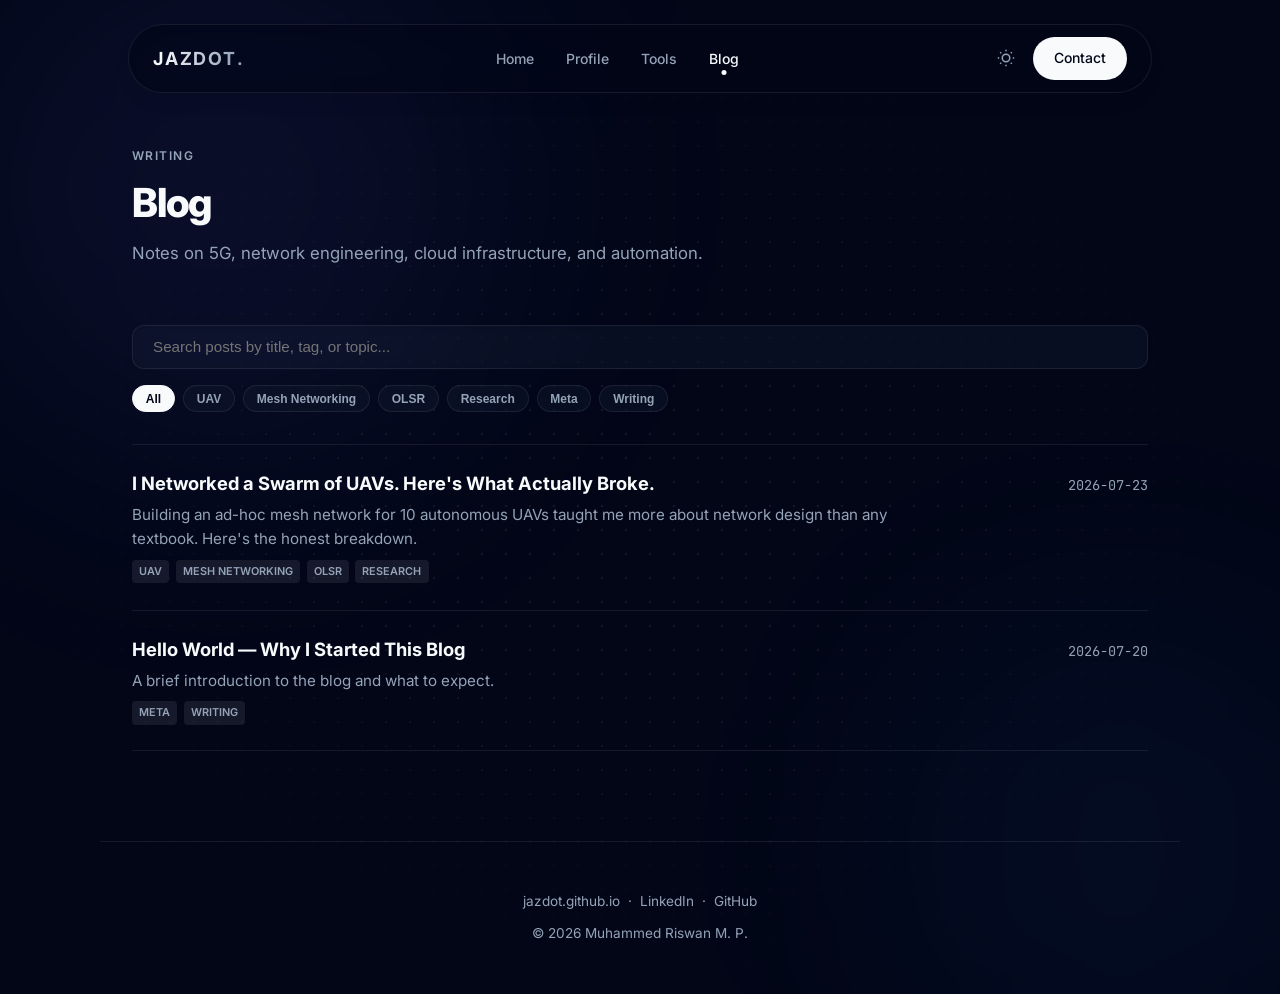
<file: index.html>
<!DOCTYPE html>
<html lang="en" data-theme="dark">
<head>
  <meta charset="UTF-8" />
  <meta name="viewport" content="width=device-width, initial-scale=1.0" />
  <title>Blog — Muhammed Riswan M. P.</title>
  <meta name="description" content="Notes on 5G, network engineering, cloud infrastructure, and automation by Muhammed Riswan M. P." />
  <meta property="og:title" content="Blog — Muhammed Riswan M. P." />
  <meta property="og:description" content="Notes on 5G, network engineering, cloud infrastructure, and automation." />
  <meta property="og:url" content="https://jazdot.github.io/blog" />
  <link rel="canonical" href="https://jazdot.github.io/blog" />
  
  <link rel="prefetch" href="https://jazdot.github.io" />
  <link rel="stylesheet" href="./assets/style.css" />
  <link rel="icon" type="image/svg+xml" href="https://jazdot.github.io/favicon.svg" />
  <link rel="alternate icon" type="image/png" href="https://jazdot.github.io/jd.png" />
  <link rel="apple-touch-icon" href="https://jazdot.github.io/jd-android.png" />
  <style>
    .search-box { width: 100%; margin-bottom: 1rem; position: relative; }
    .search-input {
      width: 100%; padding: .8rem 1.25rem; border-radius: 12px;
      border: 1px solid var(--border); background: var(--card-bg);
      color: var(--page-text); font-size: .95rem; outline: none;
      backdrop-filter: blur(10px); transition: border-color .2s;
    }
    .search-input:focus { border-color: var(--accent); }
    .filter-bar { display: flex; gap: .5rem; flex-wrap: wrap; margin-bottom: 2rem; }
    .filter-pill {
      font-size: .75rem; font-weight: 600; padding: .35rem .8rem; border-radius: 999px;
      border: 1px solid var(--border); background: var(--card-bg); color: var(--muted);
      cursor: pointer; transition: all .2s;
    }
    .filter-pill.active, .filter-pill:hover {
      background: var(--page-text); color: var(--page-bg); border-color: var(--page-text);
    }
    .post-tags-mini { display: flex; gap: .4rem; margin-top: .5rem; }
    .tag-pill { font-size: .68rem; font-weight: 600; padding: .15rem .45rem; border-radius: 4px; background: var(--border); color: var(--muted); text-transform: uppercase; }
  </style>
</head>
<body>

<div class="aurora" aria-hidden="true"><div class="aurora-blob"></div><div class="aurora-blob"></div></div>
<div class="dot-bg" aria-hidden="true"></div>
<div id="progress-bar" aria-hidden="true"></div>


<nav>
  <a href="https://jazdot.github.io" class="nav-logo"><span class="text-gradient">JAZDOT</span><span class="dot">.</span></a>
  <ul class="nav-links">
    <li><a href="https://jazdot.github.io">Home</a></li>
    <li><a href="https://jazdot.github.io/#/about">Profile</a></li>
    <li><a href="https://jazdot.github.io/#/tools">Tools</a></li>
    <li><a href="https://jazdot.github.io/blog" class="active">Blog</a></li>
  </ul>
  <div class="nav-right">
    <button id="theme-toggle" aria-label="Toggle theme"></button>
    <a href="https://jazdot.github.io/#/tools" class="nav-contact-btn">Contact</a>
    <button class="mobile-toggle" id="mobile-toggle" aria-label="Toggle menu">
      <svg width="22" height="22" viewBox="0 0 24 24" fill="none" stroke="currentColor" stroke-width="2"><line x1="3" y1="12" x2="21" y2="12"/><line x1="3" y1="6" x2="21" y2="6"/><line x1="3" y1="18" x2="21" y2="18"/></svg>
    </button>
  </div>
</nav>

<!-- Mobile Menu -->
<div class="mobile-menu" id="mobile-menu">
  <a href="https://jazdot.github.io">Home</a>
  <a href="https://jazdot.github.io/#/about">Profile</a>
  <a href="https://jazdot.github.io/#/tools">Tools</a>
  <a href="https://jazdot.github.io/blog" class="active">Blog</a>
  <a href="https://jazdot.github.io/#/tools" class="nav-contact-btn" style="margin-top: .5rem; display: inline-flex;">Contact</a>
</div>


<main>
  <header class="page-header">
    <span class="page-tag">Writing</span>
    <h1>Blog</h1>
    <p>Notes on 5G, network engineering, cloud infrastructure, and automation.</p>
  </header>

  <div class="search-box">
    <input type="text" id="search-input" class="search-input" placeholder="Search posts by title, tag, or topic..." oninput="filterPosts()" />
  </div>
  <div class="filter-bar" id="filter-bar">
    <button class="filter-pill active" onclick="filterByTag('all', this)">All</button>
    <button class="filter-pill" onclick="filterByTag('uav', this)">UAV</button>
      <button class="filter-pill" onclick="filterByTag('mesh networking', this)">Mesh Networking</button>
      <button class="filter-pill" onclick="filterByTag('olsr', this)">OLSR</button>
      <button class="filter-pill" onclick="filterByTag('research', this)">Research</button>
      <button class="filter-pill" onclick="filterByTag('meta', this)">Meta</button>
      <button class="filter-pill" onclick="filterByTag('writing', this)">Writing</button>
  </div>

  <ul class="post-list" id="post-list">
    <li class="post-item" data-tags="uav,mesh networking,olsr,research" data-title="i networked a swarm of uavs. here's what actually broke. building an ad-hoc mesh network for 10 autonomous uavs taught me more about network design than any textbook. here's the honest breakdown.">
      <a href="./posts/uav-mesh-what-actually-broke/" class="post-link">
        <div>
          <div class="post-title">I Networked a Swarm of UAVs. Here's What Actually Broke.</div>
          <div class="post-excerpt">Building an ad-hoc mesh network for 10 autonomous UAVs taught me more about network design than any textbook. Here's the honest breakdown.</div>
          <div class="post-tags-mini"><span class="tag-pill">UAV</span> <span class="tag-pill">Mesh Networking</span> <span class="tag-pill">OLSR</span> <span class="tag-pill">Research</span></div>
        </div>
        <span class="post-meta">2026-07-23</span>
      </a>
    </li>
    <li class="post-item" data-tags="meta,writing" data-title="hello world — why i started this blog a brief introduction to the blog and what to expect.">
      <a href="./posts/hello-world/" class="post-link">
        <div>
          <div class="post-title">Hello World — Why I Started This Blog</div>
          <div class="post-excerpt">A brief introduction to the blog and what to expect.</div>
          <div class="post-tags-mini"><span class="tag-pill">Meta</span> <span class="tag-pill">Writing</span></div>
        </div>
        <span class="post-meta">2026-07-20</span>
      </a>
    </li>
  </ul>
  <div id="no-results" style="display: none; padding: 3rem 0; text-align: center; color: var(--muted); font-size: .95rem;">
    No matching posts found.
  </div>
</main>

<footer>
  <p>
    <a href="https://jazdot.github.io">jazdot.github.io</a> &nbsp;·&nbsp;
    <a href="https://linkedin.com/in/muhammedriswanmp" target="_blank" rel="noopener">LinkedIn</a> &nbsp;·&nbsp;
    <a href="https://github.com/jazdot" target="_blank" rel="noopener">GitHub</a>
  </p>
  <p style="margin-top:.5rem;">© <span id="year"></span> Muhammed Riswan M. P.</p>
</footer>

<script>
  document.getElementById('year').textContent = new Date().getFullYear();
  const root = document.documentElement;
  const saved = localStorage.getItem('theme') || 'dark';
  root.setAttribute('data-theme', saved);

  const sunIcon = `<svg width="18" height="18" viewBox="0 0 24 24" fill="none" stroke="currentColor" stroke-width="2"><circle cx="12" cy="12" r="5"/><line x1="12" y1="1" x2="12" y2="3"/><line x1="12" y1="21" x2="12" y2="23"/><line x1="4.22" y1="4.22" x2="5.64" y2="5.64"/><line x1="18.36" y1="18.36" x2="19.78" y2="19.78"/><line x1="1" y1="12" x2="3" y2="12"/><line x1="21" y1="12" x2="23" y2="12"/><line x1="4.22" y1="19.78" x2="5.64" y2="18.36"/><line x1="18.36" y1="5.64" x2="19.78" y2="4.22"/></svg>`;
  const moonIcon = `<svg width="18" height="18" viewBox="0 0 24 24" fill="none" stroke="currentColor" stroke-width="2"><path d="M21 12.79A9 9 0 1 1 11.21 3 7 7 0 0 0 21 12.79z"/></svg>`;

  const btn = document.getElementById('theme-toggle');
  btn.innerHTML = saved === 'dark' ? sunIcon : moonIcon;
  btn.addEventListener('click', () => {
    const next = root.getAttribute('data-theme') === 'dark' ? 'light' : 'dark';
    root.setAttribute('data-theme', next);
    localStorage.setItem('theme', next);
    btn.innerHTML = next === 'dark' ? sunIcon : moonIcon;
  });

  let currentTag = 'all';

  function filterByTag(tag, element) {
    currentTag = tag;
    document.querySelectorAll('.filter-pill').forEach(el => el.classList.remove('active'));
    element.classList.add('active');
    filterPosts();
  }

  function filterPosts() {
    const query = document.getElementById('search-input').value.toLowerCase().trim();
    const items = document.querySelectorAll('.post-item');
    let visibleCount = 0;

    items.forEach(item => {
      const titleText = item.getAttribute('data-title') || '';
      const tagsText = item.getAttribute('data-tags') || '';
      
      const matchesSearch = !query || titleText.includes(query) || tagsText.includes(query);
      const matchesTag = currentTag === 'all' || tagsText.includes(currentTag);

      if (matchesSearch && matchesTag) {
        item.style.display = 'block';
        visibleCount++;
      } else {
        item.style.display = 'none';
      }
    });

    document.getElementById('no-results').style.display = visibleCount === 0 ? 'block' : 'none';
  }

  // Mobile menu toggle
  const mobileToggle = document.getElementById('mobile-toggle');
  const mobileMenu = document.getElementById('mobile-menu');
  if (mobileToggle && mobileMenu) {
    mobileToggle.addEventListener('click', () => {
      mobileMenu.classList.toggle('open');
    });
  }
</script>
</body>
</html>
</file>
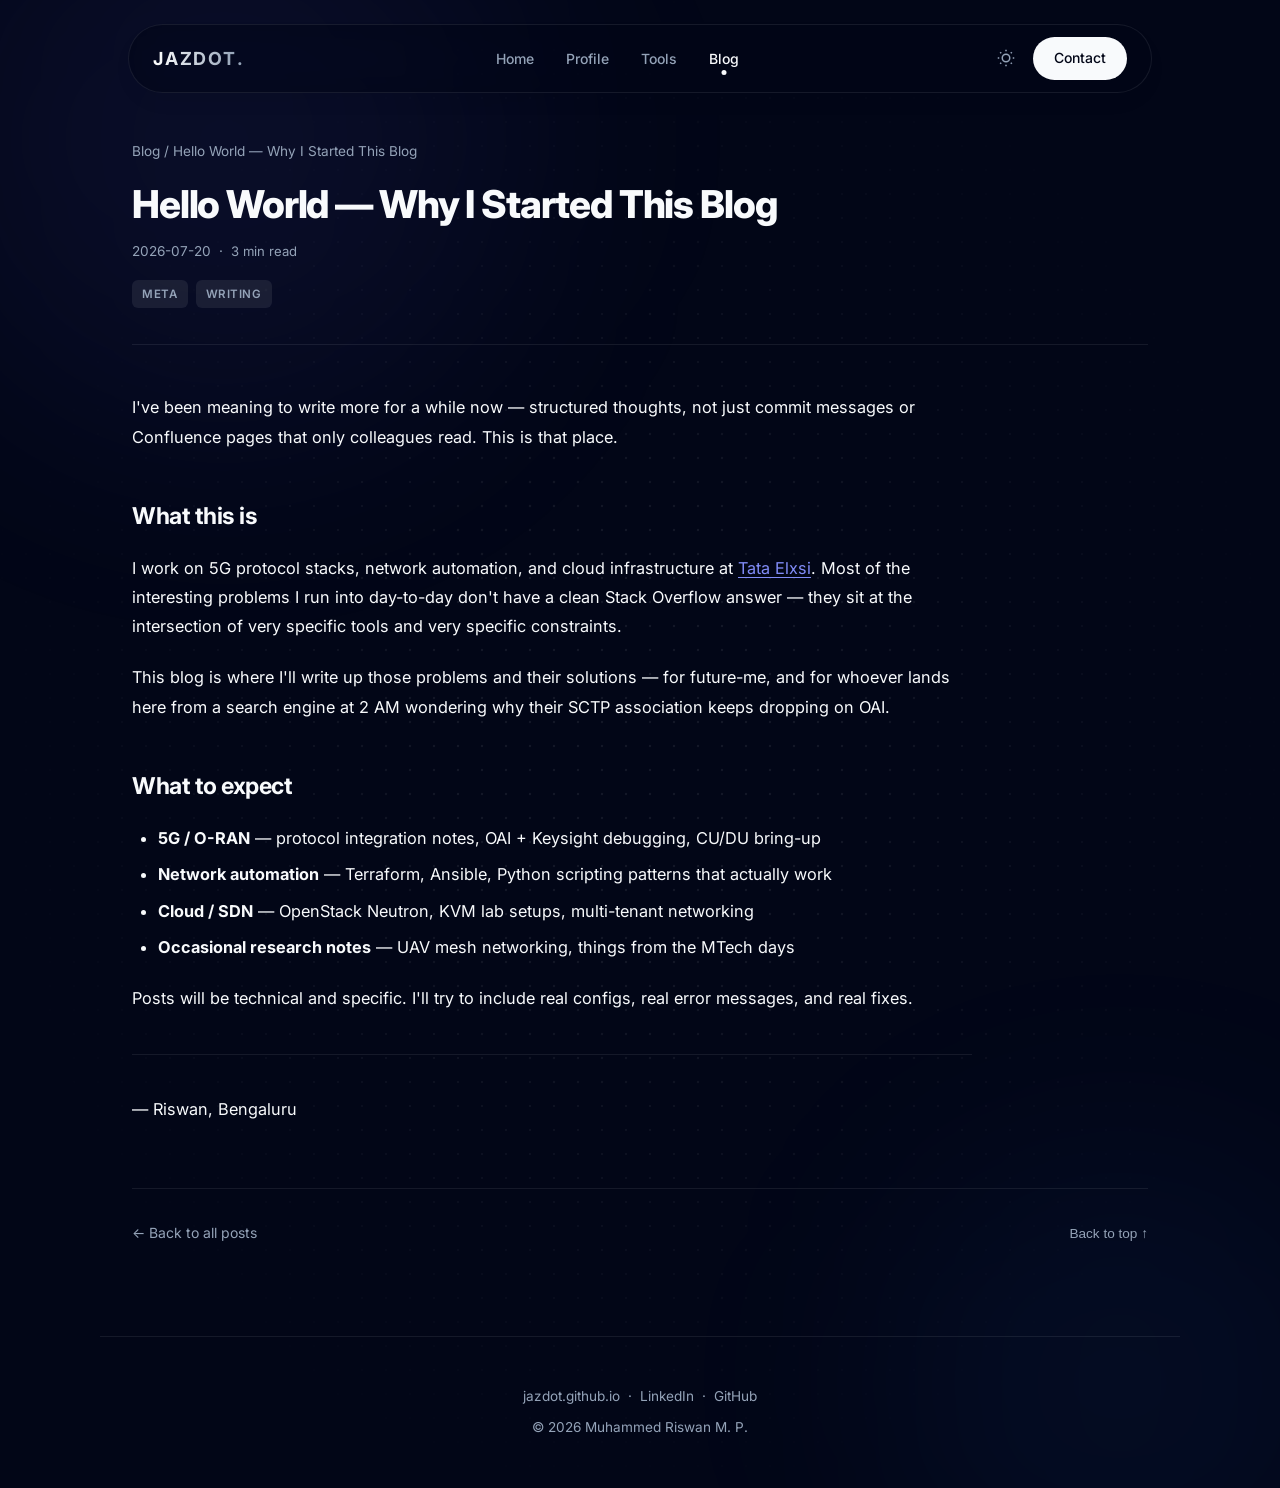
<file: posts/hello-world/index.html>
<!DOCTYPE html>
<html lang="en" data-theme="dark">
<head>
  <meta charset="UTF-8" />
  <meta name="viewport" content="width=device-width, initial-scale=1.0" />
  <title>Hello World — Why I Started This Blog — Blog</title>
  <meta name="description" content="A brief introduction to the blog and what to expect." />
  <meta property="og:title" content="Hello World — Why I Started This Blog" />
  <meta property="og:description" content="A brief introduction to the blog and what to expect." />
  <meta property="og:url" content="https://jazdot.github.io/blog/posts/hello-world/" />
  <link rel="canonical" href="https://jazdot.github.io/blog/posts/hello-world/" />
  
  <!-- Prefetch main portfolio for instant transitions -->
  <link rel="prefetch" href="https://jazdot.github.io" />
  <link rel="stylesheet" href="../../assets/style.css" />
  <link rel="icon" type="image/svg+xml" href="https://jazdot.github.io/favicon.svg" />
  <link rel="alternate icon" type="image/png" href="https://jazdot.github.io/jd.png" />
  <link rel="apple-touch-icon" href="https://jazdot.github.io/jd-android.png" />
  <style>
    .code-wrapper { position: relative; margin-bottom: 1.5rem; }
    .copy-btn {
      position: absolute; top: 12px; right: 12px;
      font-size: .7rem; font-weight: 600; padding: .25rem .6rem;
      border-radius: 6px; background: var(--border); color: var(--muted);
      border: 1px solid var(--border); cursor: pointer; transition: all .2s;
    }
    .copy-btn:hover { color: var(--page-text); background: var(--card-bg); }
    .callout {
      margin: 2rem 0; padding: 1.1rem 1.4rem; border-left: 3px solid var(--accent);
      background: var(--border); border-radius: 0 8px 8px 0; font-size: .95rem;
      color: var(--page-text); line-height: 1.65; max-width: 840px;
    }
    .callout strong { color: var(--accent); }
    .ascii {
      font-family: 'JetBrains Mono', 'Fira Code', monospace; font-size: .8rem;
      line-height: 1.6; background: var(--card-bg); border: 1px solid var(--border);
      border-radius: 12px; padding: 1.4rem 1.6rem; overflow-x: auto; color: var(--page-text);
      backdrop-filter: blur(8px); max-width: 1000px;
    }
    [data-theme="dark"] .ascii { color: #94a3b8; }
    .stat-row { display: flex; gap: 1.5rem; margin: 2rem 0; flex-wrap: wrap; max-width: 1000px; }
    .stat-box { flex: 1; min-width: 130px; padding: 1.1rem 1.25rem; border: 1px solid var(--border); border-radius: 12px; background: var(--card-bg); backdrop-filter: blur(8px); }
    .stat-box .val { font-size: 1.5rem; font-weight: 700; font-family: 'JetBrains Mono', monospace; color: var(--page-text); line-height: 1; }
    .stat-box .lbl { font-size: .72rem; color: var(--muted); margin-top: .35rem; text-transform: uppercase; letter-spacing: .06em; font-weight: 500; }
    .reading-time { display: inline-flex; align-items: center; gap: .4rem; font-size: .82rem; color: var(--muted); }
  </style>
</head>
<body>

<div class="aurora" aria-hidden="true"><div class="aurora-blob"></div><div class="aurora-blob"></div></div>
<div class="dot-bg" aria-hidden="true"></div>
<div id="progress-bar" aria-hidden="true"></div>


<nav>
  <a href="https://jazdot.github.io" class="nav-logo"><span class="text-gradient">JAZDOT</span><span class="dot">.</span></a>
  <ul class="nav-links">
    <li><a href="https://jazdot.github.io">Home</a></li>
    <li><a href="https://jazdot.github.io/#/about">Profile</a></li>
    <li><a href="https://jazdot.github.io/#/tools">Tools</a></li>
    <li><a href="https://jazdot.github.io/blog" class="active">Blog</a></li>
  </ul>
  <div class="nav-right">
    <button id="theme-toggle" aria-label="Toggle theme"></button>
    <a href="https://jazdot.github.io/#/tools" class="nav-contact-btn">Contact</a>
    <button class="mobile-toggle" id="mobile-toggle" aria-label="Toggle menu">
      <svg width="22" height="22" viewBox="0 0 24 24" fill="none" stroke="currentColor" stroke-width="2"><line x1="3" y1="12" x2="21" y2="12"/><line x1="3" y1="6" x2="21" y2="6"/><line x1="3" y1="18" x2="21" y2="18"/></svg>
    </button>
  </div>
</nav>

<!-- Mobile Menu -->
<div class="mobile-menu" id="mobile-menu">
  <a href="https://jazdot.github.io">Home</a>
  <a href="https://jazdot.github.io/#/about">Profile</a>
  <a href="https://jazdot.github.io/#/tools">Tools</a>
  <a href="https://jazdot.github.io/blog" class="active">Blog</a>
  <a href="https://jazdot.github.io/#/tools" class="nav-contact-btn" style="margin-top: .5rem; display: inline-flex;">Contact</a>
</div>


<main>
  <article>
    <header class="article-header">
      <div class="breadcrumb">
        <a href="https://jazdot.github.io/blog">Blog</a> / Hello World — Why I Started This Blog
      </div>
      <h1>Hello World — Why I Started This Blog</h1>
      <div class="article-date">
        <span>2026-07-20</span>
        &nbsp;·&nbsp; <span class="reading-time">3 min read</span>
      </div>
      <div class="article-tags">
        <span class="tag">Meta</span>
        <span class="tag">Writing</span>
      </div>
    </header>

    <div class="prose">
<p>I've been meaning to write more for a while now — structured thoughts, not just commit messages or Confluence pages that only colleagues read. This is that place.</p>

<h2>What this is</h2>

<p>I work on 5G protocol stacks, network automation, and cloud infrastructure at <a href="https://www.tataelxsi.com" target="_blank" rel="noopener">Tata Elxsi</a>. Most of the interesting problems I run into day-to-day don't have a clean Stack Overflow answer — they sit at the intersection of very specific tools and very specific constraints.</p>

<p>This blog is where I'll write up those problems and their solutions — for future-me, and for whoever lands here from a search engine at 2 AM wondering why their SCTP association keeps dropping on OAI.</p>

<h2>What to expect</h2>

<ul>
<li><strong>5G / O-RAN</strong> — protocol integration notes, OAI + Keysight debugging, CU/DU bring-up</li>
<li><strong>Network automation</strong> — Terraform, Ansible, Python scripting patterns that actually work</li>
<li><strong>Cloud / SDN</strong> — OpenStack Neutron, KVM lab setups, multi-tenant networking</li>
<li><strong>Occasional research notes</strong> — UAV mesh networking, things from the MTech days</li>
</ul>

<p>Posts will be technical and specific. I'll try to include real configs, real error messages, and real fixes.</p>

<hr />

<p>— Riswan, Bengaluru</p>
    </div>
  </article>

  <div style="margin-top: 4rem; padding-top: 2rem; border-top: 1px solid var(--border); display: flex; justify-content: space-between; align-items: center;">
    <a href="https://jazdot.github.io/blog" style="font-size: .875rem; color: var(--muted); text-decoration: none;">
      ← Back to all posts
    </a>
    <button onclick="window.scrollTo({top: 0, behavior: 'smooth'})" style="background: none; border: none; font-size: .85rem; color: var(--muted); cursor: pointer;">
      Back to top ↑
    </button>
  </div>
</main>

<footer>
  <p>
    <a href="https://jazdot.github.io">jazdot.github.io</a> &nbsp;·&nbsp;
    <a href="https://linkedin.com/in/muhammedriswanmp" target="_blank" rel="noopener">LinkedIn</a> &nbsp;·&nbsp;
    <a href="https://github.com/jazdot" target="_blank" rel="noopener">GitHub</a>
  </p>
  <p style="margin-top:.5rem;">© <span id="year"></span> Muhammed Riswan M. P.</p>
</footer>

<script>
  document.getElementById('year').textContent = new Date().getFullYear();
  const root = document.documentElement;
  const saved = localStorage.getItem('theme') || 'dark';
  root.setAttribute('data-theme', saved);
  const sunIcon = `<svg width="18" height="18" viewBox="0 0 24 24" fill="none" stroke="currentColor" stroke-width="2"><circle cx="12" cy="12" r="5"/><line x1="12" y1="1" x2="12" y2="3"/><line x1="12" y1="21" x2="12" y2="23"/><line x1="4.22" y1="4.22" x2="5.64" y2="5.64"/><line x1="18.36" y1="18.36" x2="19.78" y2="19.78"/><line x1="1" y1="12" x2="3" y2="12"/><line x1="21" y1="12" x2="23" y2="12"/><line x1="4.22" y1="19.78" x2="5.64" y2="18.36"/><line x1="18.36" y1="5.64" x2="19.78" y2="4.22"/></svg>`;
  const moonIcon = `<svg width="18" height="18" viewBox="0 0 24 24" fill="none" stroke="currentColor" stroke-width="2"><path d="M21 12.79A9 9 0 1 1 11.21 3 7 7 0 0 0 21 12.79z"/></svg>`;
  const btn = document.getElementById('theme-toggle');
  btn.innerHTML = saved === 'dark' ? sunIcon : moonIcon;
  btn.addEventListener('click', () => {
    const next = root.getAttribute('data-theme') === 'dark' ? 'light' : 'dark';
    root.setAttribute('data-theme', next);
    localStorage.setItem('theme', next);
    btn.innerHTML = next === 'dark' ? sunIcon : moonIcon;
  });
  const bar = document.getElementById('progress-bar');
  window.addEventListener('scroll', () => {
    const p = (document.body.scrollHeight - window.innerHeight) > 0
      ? window.scrollY / (document.body.scrollHeight - window.innerHeight) : 0;
    bar.style.transform = `scaleX(${p})`;
  }, { passive: true });

  function copyCode(button) {
    const code = button.nextElementSibling.innerText;
    navigator.clipboard.writeText(code).then(() => {
      button.innerText = 'Copied!';
      setTimeout(() => { button.innerText = 'Copy'; }, 2000);
    });
  }

  // Mobile menu toggle
  const mobileToggle = document.getElementById('mobile-toggle');
  const mobileMenu = document.getElementById('mobile-menu');
  if (mobileToggle && mobileMenu) {
    mobileToggle.addEventListener('click', () => {
      mobileMenu.classList.toggle('open');
    });
  }
</script>
</body>
</html>
</file>
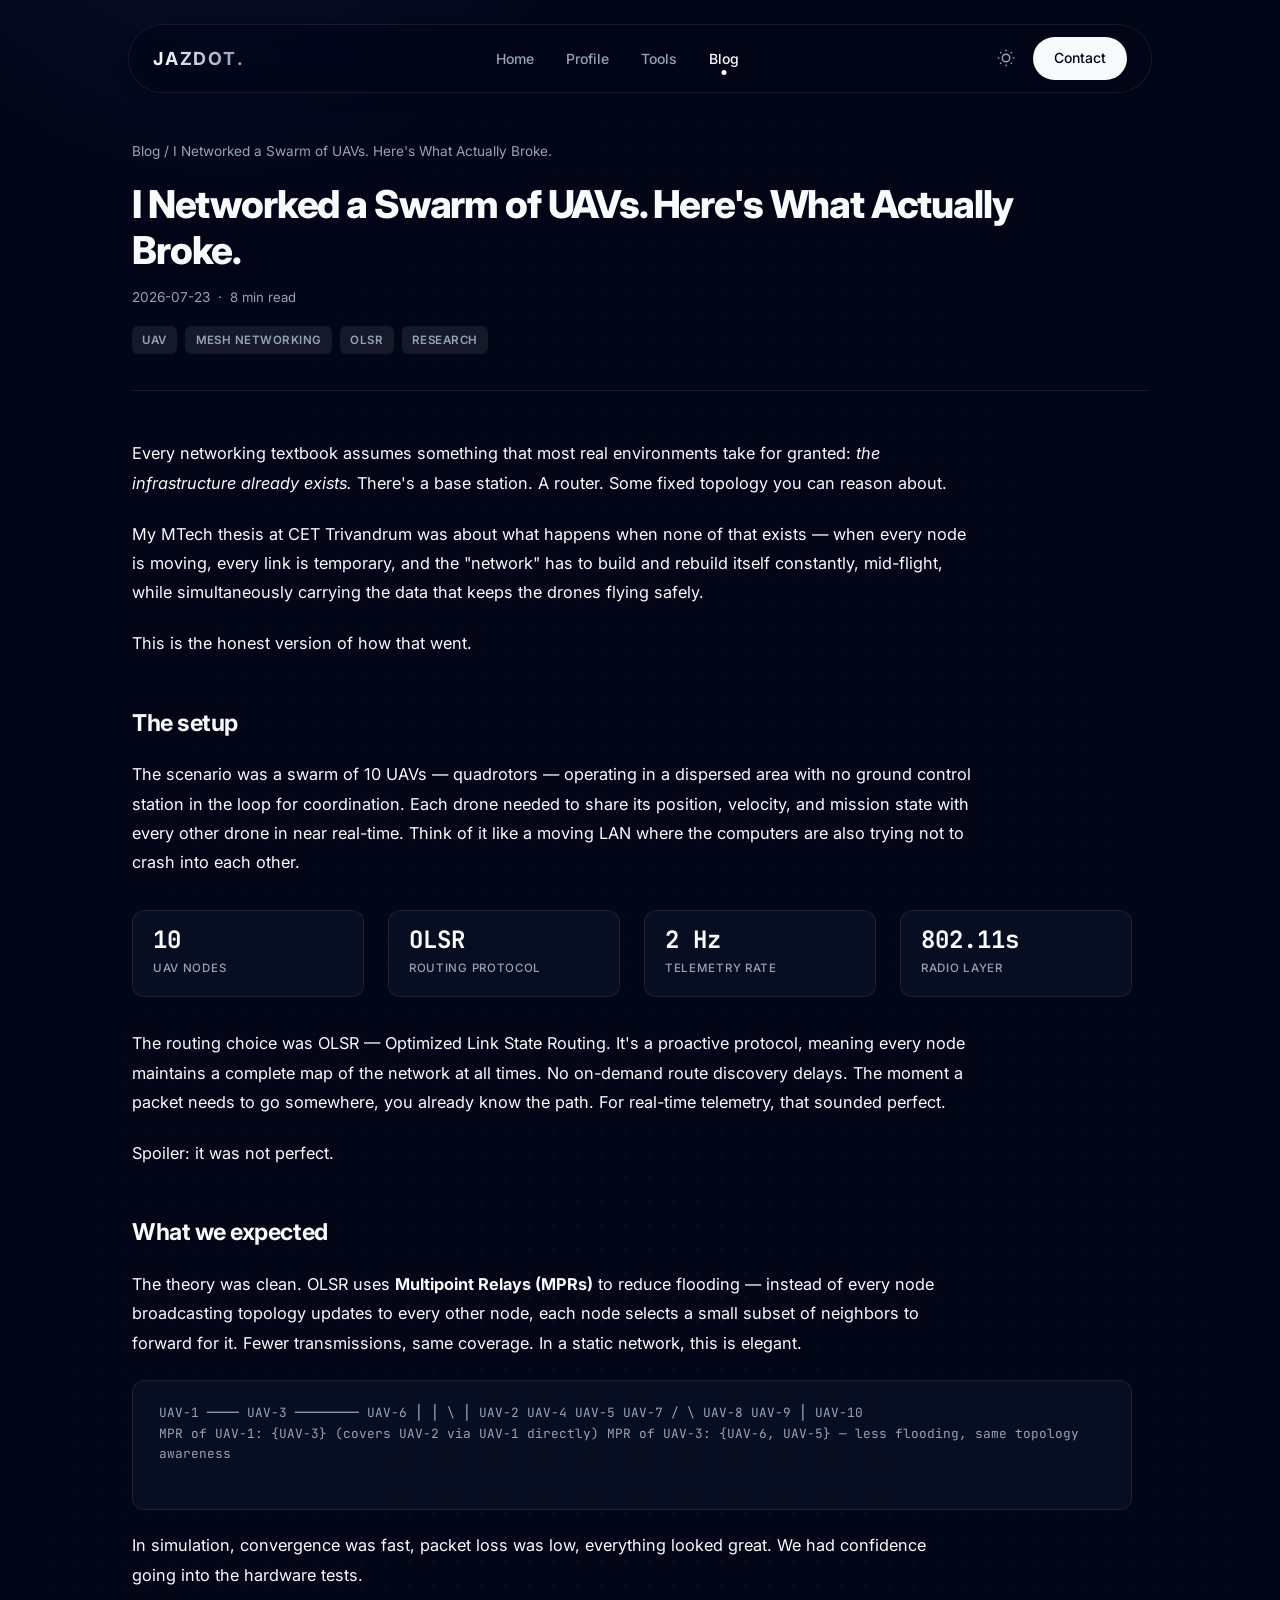
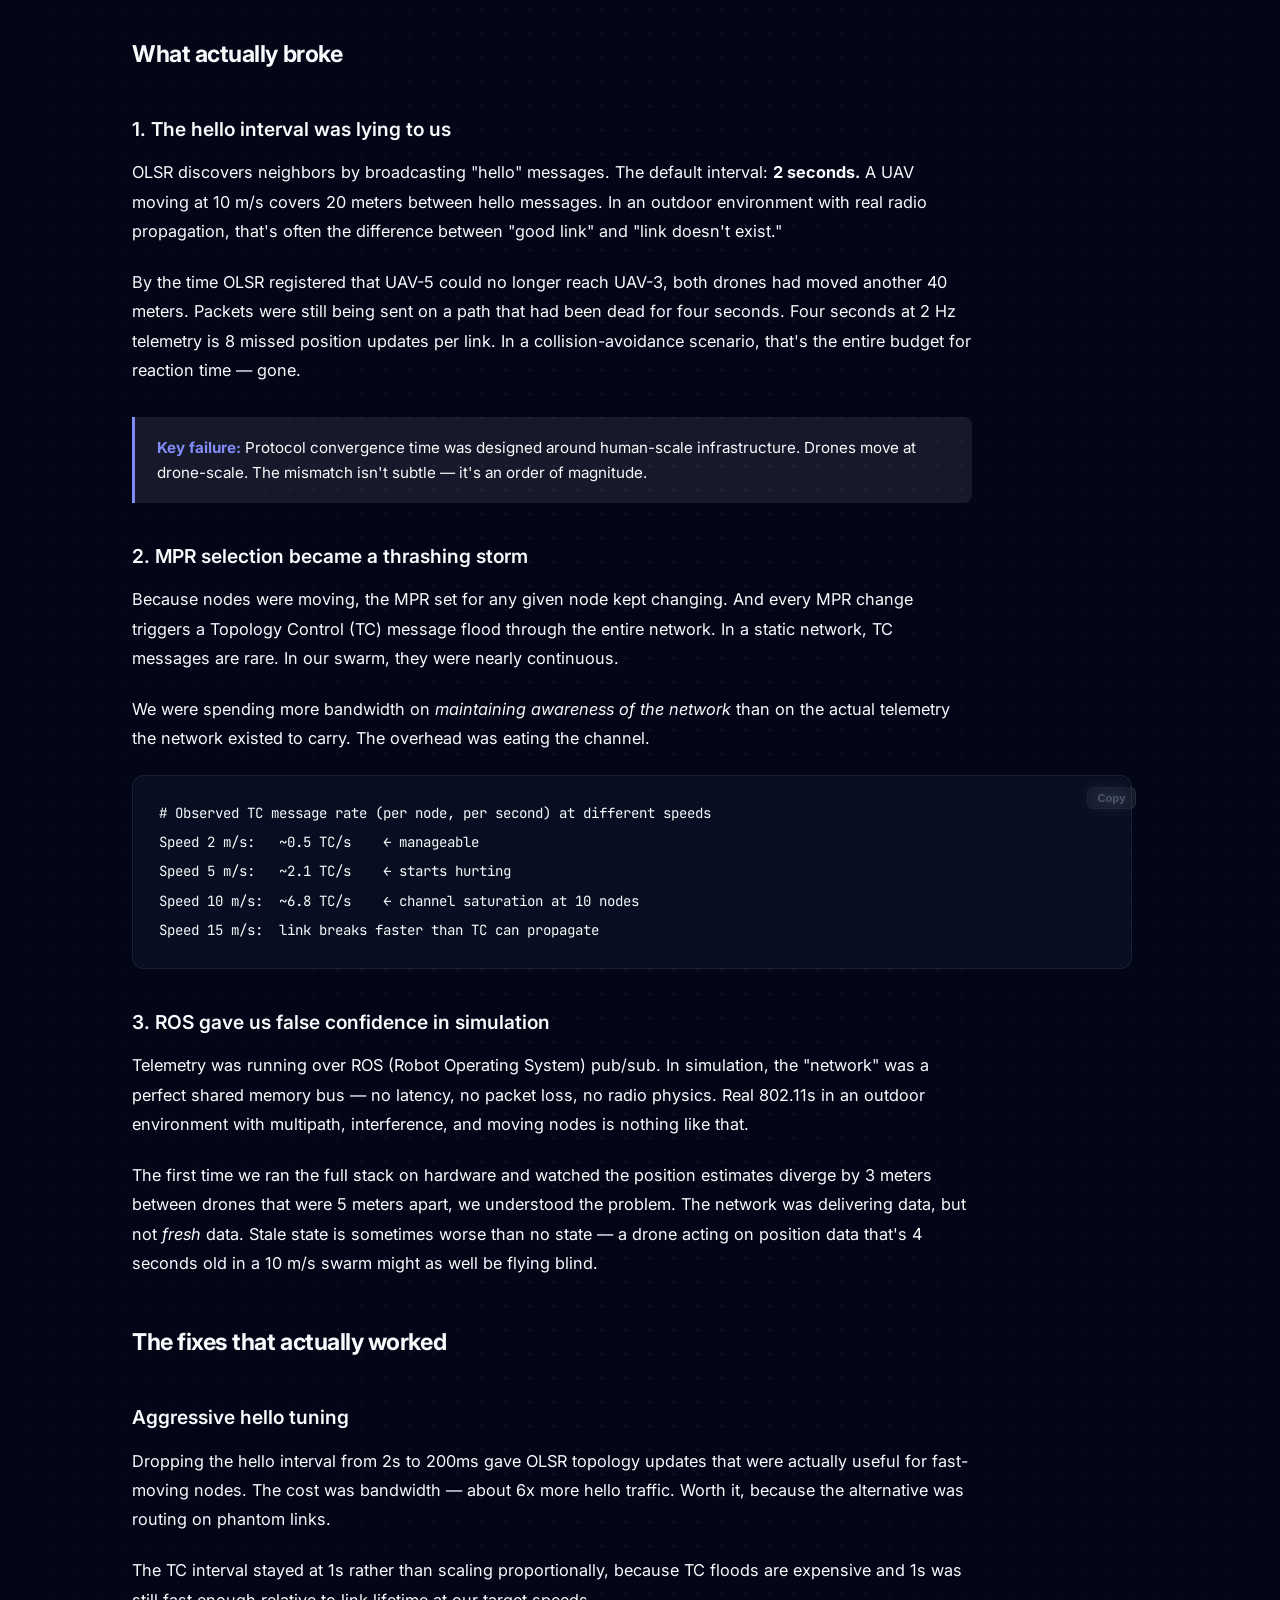
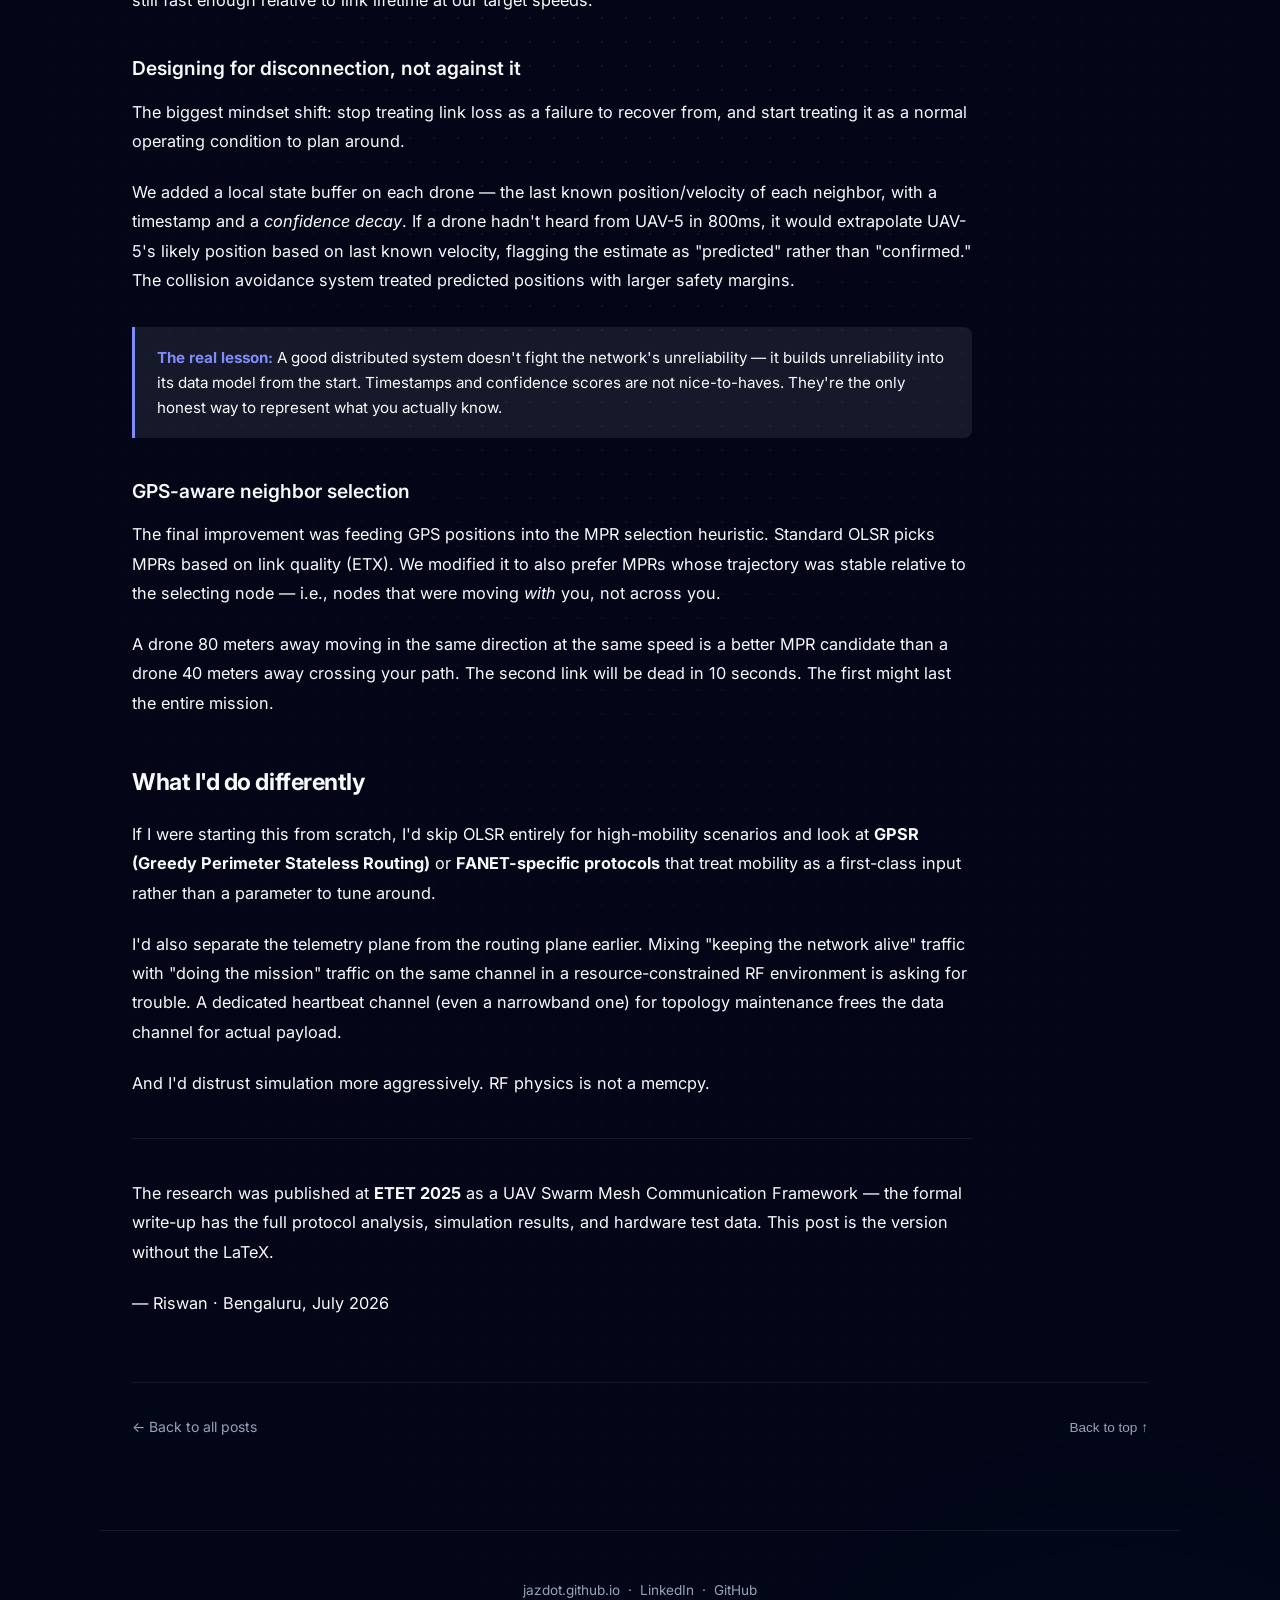
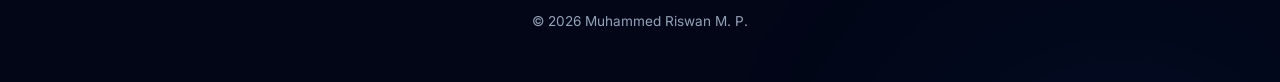
<file: posts/uav-mesh-what-actually-broke/index.html>
<!DOCTYPE html>
<html lang="en" data-theme="dark">
<head>
  <meta charset="UTF-8" />
  <meta name="viewport" content="width=device-width, initial-scale=1.0" />
  <title>I Networked a Swarm of UAVs. Here's What Actually Broke. — Blog</title>
  <meta name="description" content="Building an ad-hoc mesh network for 10 autonomous UAVs taught me more about network design than any textbook. Here's the honest breakdown." />
  <meta property="og:title" content="I Networked a Swarm of UAVs. Here's What Actually Broke." />
  <meta property="og:description" content="Building an ad-hoc mesh network for 10 autonomous UAVs taught me more about network design than any textbook. Here's the honest breakdown." />
  <meta property="og:url" content="https://jazdot.github.io/blog/posts/uav-mesh-what-actually-broke/" />
  <link rel="canonical" href="https://jazdot.github.io/blog/posts/uav-mesh-what-actually-broke/" />
  
  <!-- Prefetch main portfolio for instant transitions -->
  <link rel="prefetch" href="https://jazdot.github.io" />
  <link rel="stylesheet" href="../../assets/style.css" />
  <link rel="icon" type="image/svg+xml" href="https://jazdot.github.io/favicon.svg" />
  <link rel="alternate icon" type="image/png" href="https://jazdot.github.io/jd.png" />
  <link rel="apple-touch-icon" href="https://jazdot.github.io/jd-android.png" />
  <style>
    .code-wrapper { position: relative; margin-bottom: 1.5rem; }
    .copy-btn {
      position: absolute; top: 12px; right: 12px;
      font-size: .7rem; font-weight: 600; padding: .25rem .6rem;
      border-radius: 6px; background: var(--border); color: var(--muted);
      border: 1px solid var(--border); cursor: pointer; transition: all .2s;
    }
    .copy-btn:hover { color: var(--page-text); background: var(--card-bg); }
    .callout {
      margin: 2rem 0; padding: 1.1rem 1.4rem; border-left: 3px solid var(--accent);
      background: var(--border); border-radius: 0 8px 8px 0; font-size: .95rem;
      color: var(--page-text); line-height: 1.65; max-width: 840px;
    }
    .callout strong { color: var(--accent); }
    .ascii {
      font-family: 'JetBrains Mono', 'Fira Code', monospace; font-size: .8rem;
      line-height: 1.6; background: var(--card-bg); border: 1px solid var(--border);
      border-radius: 12px; padding: 1.4rem 1.6rem; overflow-x: auto; color: var(--page-text);
      backdrop-filter: blur(8px); max-width: 1000px;
    }
    [data-theme="dark"] .ascii { color: #94a3b8; }
    .stat-row { display: flex; gap: 1.5rem; margin: 2rem 0; flex-wrap: wrap; max-width: 1000px; }
    .stat-box { flex: 1; min-width: 130px; padding: 1.1rem 1.25rem; border: 1px solid var(--border); border-radius: 12px; background: var(--card-bg); backdrop-filter: blur(8px); }
    .stat-box .val { font-size: 1.5rem; font-weight: 700; font-family: 'JetBrains Mono', monospace; color: var(--page-text); line-height: 1; }
    .stat-box .lbl { font-size: .72rem; color: var(--muted); margin-top: .35rem; text-transform: uppercase; letter-spacing: .06em; font-weight: 500; }
    .reading-time { display: inline-flex; align-items: center; gap: .4rem; font-size: .82rem; color: var(--muted); }
  </style>
</head>
<body>

<div class="aurora" aria-hidden="true"><div class="aurora-blob"></div><div class="aurora-blob"></div></div>
<div class="dot-bg" aria-hidden="true"></div>
<div id="progress-bar" aria-hidden="true"></div>


<nav>
  <a href="https://jazdot.github.io" class="nav-logo"><span class="text-gradient">JAZDOT</span><span class="dot">.</span></a>
  <ul class="nav-links">
    <li><a href="https://jazdot.github.io">Home</a></li>
    <li><a href="https://jazdot.github.io/#/about">Profile</a></li>
    <li><a href="https://jazdot.github.io/#/tools">Tools</a></li>
    <li><a href="https://jazdot.github.io/blog" class="active">Blog</a></li>
  </ul>
  <div class="nav-right">
    <button id="theme-toggle" aria-label="Toggle theme"></button>
    <a href="https://jazdot.github.io/#/tools" class="nav-contact-btn">Contact</a>
    <button class="mobile-toggle" id="mobile-toggle" aria-label="Toggle menu">
      <svg width="22" height="22" viewBox="0 0 24 24" fill="none" stroke="currentColor" stroke-width="2"><line x1="3" y1="12" x2="21" y2="12"/><line x1="3" y1="6" x2="21" y2="6"/><line x1="3" y1="18" x2="21" y2="18"/></svg>
    </button>
  </div>
</nav>

<!-- Mobile Menu -->
<div class="mobile-menu" id="mobile-menu">
  <a href="https://jazdot.github.io">Home</a>
  <a href="https://jazdot.github.io/#/about">Profile</a>
  <a href="https://jazdot.github.io/#/tools">Tools</a>
  <a href="https://jazdot.github.io/blog" class="active">Blog</a>
  <a href="https://jazdot.github.io/#/tools" class="nav-contact-btn" style="margin-top: .5rem; display: inline-flex;">Contact</a>
</div>


<main>
  <article>
    <header class="article-header">
      <div class="breadcrumb">
        <a href="https://jazdot.github.io/blog">Blog</a> / I Networked a Swarm of UAVs. Here's What Actually Broke.
      </div>
      <h1>I Networked a Swarm of UAVs. Here's What Actually Broke.</h1>
      <div class="article-date">
        <span>2026-07-23</span>
        &nbsp;·&nbsp; <span class="reading-time">8 min read</span>
      </div>
      <div class="article-tags">
        <span class="tag">UAV</span>
        <span class="tag">Mesh Networking</span>
        <span class="tag">OLSR</span>
        <span class="tag">Research</span>
      </div>
    </header>

    <div class="prose">
<p>Every networking textbook assumes something that most real environments take for granted: <em>the infrastructure already exists.</em> There's a base station. A router. Some fixed topology you can reason about.</p>

<p>My MTech thesis at CET Trivandrum was about what happens when none of that exists — when every node is moving, every link is temporary, and the "network" has to build and rebuild itself constantly, mid-flight, while simultaneously carrying the data that keeps the drones flying safely.</p>

<p>This is the honest version of how that went.</p>

<h2>The setup</h2>

<p>The scenario was a swarm of 10 UAVs — quadrotors — operating in a dispersed area with no ground control station in the loop for coordination. Each drone needed to share its position, velocity, and mission state with every other drone in near real-time. Think of it like a moving LAN where the computers are also trying not to crash into each other.</p>

<div class="stat-row">
  <div class="stat-box">
    <div class="val">10</div>
    <div class="lbl">UAV nodes</div>
  </div>
  <div class="stat-box">
    <div class="val">OLSR</div>
    <div class="lbl">Routing protocol</div>
  </div>
  <div class="stat-box">
    <div class="val">2 Hz</div>
    <div class="lbl">Telemetry rate</div>
  </div>
  <div class="stat-box">
    <div class="val">802.11s</div>
    <div class="lbl">Radio layer</div>
  </div>
</div>

<p>The routing choice was OLSR — Optimized Link State Routing. It's a proactive protocol, meaning every node maintains a complete map of the network at all times. No on-demand route discovery delays. The moment a packet needs to go somewhere, you already know the path. For real-time telemetry, that sounded perfect.</p>

<p>Spoiler: it was not perfect.</p>

<h2>What we expected</h2>

<p>The theory was clean. OLSR uses <strong>Multipoint Relays (MPRs)</strong> to reduce flooding — instead of every node broadcasting topology updates to every other node, each node selects a small subset of neighbors to forward for it. Fewer transmissions, same coverage. In a static network, this is elegant.</p>

<div class="ascii">
  UAV-1 ──── UAV-3 ──────── UAV-6
    │           │  \            │
  UAV-2       UAV-4  UAV-5   UAV-7
                              /  \
                          UAV-8  UAV-9
                            │
                          UAV-10

<p>MPR of UAV-1: {UAV-3}   (covers UAV-2 via UAV-1 directly)   MPR of UAV-3: {UAV-6, UAV-5}   — less flooding, same topology awareness </div></p>

<p>In simulation, convergence was fast, packet loss was low, everything looked great. We had confidence going into the hardware tests.</p>

<h2>What actually broke</h2>

<h3>1. The hello interval was lying to us</h3>

<p>OLSR discovers neighbors by broadcasting "hello" messages. The default interval: <strong>2 seconds.</strong> A UAV moving at 10 m/s covers 20 meters between hello messages. In an outdoor environment with real radio propagation, that's often the difference between "good link" and "link doesn't exist."</p>

<p>By the time OLSR registered that UAV-5 could no longer reach UAV-3, both drones had moved another 40 meters. Packets were still being sent on a path that had been dead for four seconds. Four seconds at 2 Hz telemetry is 8 missed position updates per link. In a collision-avoidance scenario, that's the entire budget for reaction time — gone.</p>

<div class="callout"><strong>Key failure:</strong> Protocol convergence time was designed around human-scale infrastructure. Drones move at drone-scale. The mismatch isn't subtle — it's an order of magnitude.</div>

<h3>2. MPR selection became a thrashing storm</h3>

<p>Because nodes were moving, the MPR set for any given node kept changing. And every MPR change triggers a Topology Control (TC) message flood through the entire network. In a static network, TC messages are rare. In our swarm, they were nearly continuous.</p>

<p>We were spending more bandwidth on <em>maintaining awareness of the network</em> than on the actual telemetry the network existed to carry. The overhead was eating the channel.</p>

<div class="code-wrapper"><button class="copy-btn" onclick="copyCode(this)">Copy</button><pre><code># Observed TC message rate (per node, per second) at different speeds
Speed 2 m/s:   ~0.5 TC/s    ← manageable
Speed 5 m/s:   ~2.1 TC/s    ← starts hurting
Speed 10 m/s:  ~6.8 TC/s    ← channel saturation at 10 nodes
Speed 15 m/s:  link breaks faster than TC can propagate</code></pre></div>

<h3>3. ROS gave us false confidence in simulation</h3>

<p>Telemetry was running over ROS (Robot Operating System) pub/sub. In simulation, the "network" was a perfect shared memory bus — no latency, no packet loss, no radio physics. Real 802.11s in an outdoor environment with multipath, interference, and moving nodes is nothing like that.</p>

<p>The first time we ran the full stack on hardware and watched the position estimates diverge by 3 meters between drones that were 5 meters apart, we understood the problem. The network was delivering data, but not <em>fresh</em> data. Stale state is sometimes worse than no state — a drone acting on position data that's 4 seconds old in a 10 m/s swarm might as well be flying blind.</p>

<h2>The fixes that actually worked</h2>

<h3>Aggressive hello tuning</h3>

<p>Dropping the hello interval from 2s to 200ms gave OLSR topology updates that were actually useful for fast-moving nodes. The cost was bandwidth — about 6x more hello traffic. Worth it, because the alternative was routing on phantom links.</p>

<p>The TC interval stayed at 1s rather than scaling proportionally, because TC floods are expensive and 1s was still fast enough relative to link lifetime at our target speeds.</p>

<h3>Designing for disconnection, not against it</h3>

<p>The biggest mindset shift: stop treating link loss as a failure to recover from, and start treating it as a normal operating condition to plan around.</p>

<p>We added a local state buffer on each drone — the last known position/velocity of each neighbor, with a timestamp and a <em>confidence decay</em>. If a drone hadn't heard from UAV-5 in 800ms, it would extrapolate UAV-5's likely position based on last known velocity, flagging the estimate as "predicted" rather than "confirmed." The collision avoidance system treated predicted positions with larger safety margins.</p>

<div class="callout"><strong>The real lesson:</strong> A good distributed system doesn't fight the network's unreliability — it builds unreliability into its data model from the start. Timestamps and confidence scores are not nice-to-haves. They're the only honest way to represent what you actually know.</div>

<h3>GPS-aware neighbor selection</h3>

<p>The final improvement was feeding GPS positions into the MPR selection heuristic. Standard OLSR picks MPRs based on link quality (ETX). We modified it to also prefer MPRs whose trajectory was stable relative to the selecting node — i.e., nodes that were moving <em>with</em> you, not across you.</p>

<p>A drone 80 meters away moving in the same direction at the same speed is a better MPR candidate than a drone 40 meters away crossing your path. The second link will be dead in 10 seconds. The first might last the entire mission.</p>

<h2>What I'd do differently</h2>

<p>If I were starting this from scratch, I'd skip OLSR entirely for high-mobility scenarios and look at <strong>GPSR (Greedy Perimeter Stateless Routing)</strong> or <strong>FANET-specific protocols</strong> that treat mobility as a first-class input rather than a parameter to tune around.</p>

<p>I'd also separate the telemetry plane from the routing plane earlier. Mixing "keeping the network alive" traffic with "doing the mission" traffic on the same channel in a resource-constrained RF environment is asking for trouble. A dedicated heartbeat channel (even a narrowband one) for topology maintenance frees the data channel for actual payload.</p>

<p>And I'd distrust simulation more aggressively. RF physics is not a memcpy.</p>

<hr />

<p>The research was published at <strong>ETET 2025</strong> as a UAV Swarm Mesh Communication Framework — the formal write-up has the full protocol analysis, simulation results, and hardware test data. This post is the version without the LaTeX.</p>

<p>— Riswan · Bengaluru, July 2026</p>
    </div>
  </article>

  <div style="margin-top: 4rem; padding-top: 2rem; border-top: 1px solid var(--border); display: flex; justify-content: space-between; align-items: center;">
    <a href="https://jazdot.github.io/blog" style="font-size: .875rem; color: var(--muted); text-decoration: none;">
      ← Back to all posts
    </a>
    <button onclick="window.scrollTo({top: 0, behavior: 'smooth'})" style="background: none; border: none; font-size: .85rem; color: var(--muted); cursor: pointer;">
      Back to top ↑
    </button>
  </div>
</main>

<footer>
  <p>
    <a href="https://jazdot.github.io">jazdot.github.io</a> &nbsp;·&nbsp;
    <a href="https://linkedin.com/in/muhammedriswanmp" target="_blank" rel="noopener">LinkedIn</a> &nbsp;·&nbsp;
    <a href="https://github.com/jazdot" target="_blank" rel="noopener">GitHub</a>
  </p>
  <p style="margin-top:.5rem;">© <span id="year"></span> Muhammed Riswan M. P.</p>
</footer>

<script>
  document.getElementById('year').textContent = new Date().getFullYear();
  const root = document.documentElement;
  const saved = localStorage.getItem('theme') || 'dark';
  root.setAttribute('data-theme', saved);
  const sunIcon = `<svg width="18" height="18" viewBox="0 0 24 24" fill="none" stroke="currentColor" stroke-width="2"><circle cx="12" cy="12" r="5"/><line x1="12" y1="1" x2="12" y2="3"/><line x1="12" y1="21" x2="12" y2="23"/><line x1="4.22" y1="4.22" x2="5.64" y2="5.64"/><line x1="18.36" y1="18.36" x2="19.78" y2="19.78"/><line x1="1" y1="12" x2="3" y2="12"/><line x1="21" y1="12" x2="23" y2="12"/><line x1="4.22" y1="19.78" x2="5.64" y2="18.36"/><line x1="18.36" y1="5.64" x2="19.78" y2="4.22"/></svg>`;
  const moonIcon = `<svg width="18" height="18" viewBox="0 0 24 24" fill="none" stroke="currentColor" stroke-width="2"><path d="M21 12.79A9 9 0 1 1 11.21 3 7 7 0 0 0 21 12.79z"/></svg>`;
  const btn = document.getElementById('theme-toggle');
  btn.innerHTML = saved === 'dark' ? sunIcon : moonIcon;
  btn.addEventListener('click', () => {
    const next = root.getAttribute('data-theme') === 'dark' ? 'light' : 'dark';
    root.setAttribute('data-theme', next);
    localStorage.setItem('theme', next);
    btn.innerHTML = next === 'dark' ? sunIcon : moonIcon;
  });
  const bar = document.getElementById('progress-bar');
  window.addEventListener('scroll', () => {
    const p = (document.body.scrollHeight - window.innerHeight) > 0
      ? window.scrollY / (document.body.scrollHeight - window.innerHeight) : 0;
    bar.style.transform = `scaleX(${p})`;
  }, { passive: true });

  function copyCode(button) {
    const code = button.nextElementSibling.innerText;
    navigator.clipboard.writeText(code).then(() => {
      button.innerText = 'Copied!';
      setTimeout(() => { button.innerText = 'Copy'; }, 2000);
    });
  }

  // Mobile menu toggle
  const mobileToggle = document.getElementById('mobile-toggle');
  const mobileMenu = document.getElementById('mobile-menu');
  if (mobileToggle && mobileMenu) {
    mobileToggle.addEventListener('click', () => {
      mobileMenu.classList.toggle('open');
    });
  }
</script>
</body>
</html>
</file>
<file: assets/style.css>
/* ============================================================
   jazdot blog — shared design system & GlassNavBar
   Identical to jazdot.github.io GlassNavBar & theme properties
   ============================================================ */

@import url('https://fonts.googleapis.com/css2?family=Inter:wght@400;500;600;700;800&family=JetBrains+Mono:wght@400;600&display=swap');

/* View Transitions for smooth page switching */
@view-transition {
  navigation: auto;
}

::view-transition-old(root) {
  animation: 0.2s cubic-bezier(0.4, 0, 0.2, 1) both fade-out;
}
::view-transition-new(root) {
  animation: 0.2s cubic-bezier(0.4, 0, 0.2, 1) both fade-in;
}

@keyframes fade-out {
  from { opacity: 1; }
  to { opacity: 0; }
}

@keyframes fade-in {
  from { opacity: 0; transform: translateY(4px); }
  to { opacity: 1; transform: translateY(0); }
}

/* ── Tokens ─────────────────────────────────────────────── */
:root {
  --page-bg:   #f8fafc;
  --page-text: #0f172a;
  --muted:     #64748b;
  --border:    rgba(15, 23, 42, 0.08);
  --card-bg:   rgba(255,255,255,0.65);
  --accent:    #3b82f6;
  --nav-bg:    rgba(255, 255, 255, 0.70);
  --blob1:     rgba(59, 130, 246, 0.06);
  --blob2:     rgba(99, 102, 241, 0.05);
}

[data-theme="dark"] {
  --page-bg:   #020617;
  --page-text: #f8fafc;
  --muted:     #94a3b8;
  --border:    rgba(255, 255, 255, 0.08);
  --card-bg:   rgba(15, 23, 42, 0.55);
  --accent:    #818cf8;
  --nav-bg:    rgba(2, 6, 23, 0.70);
  --blob1:     rgba(99, 102, 241, 0.08);
  --blob2:     rgba(59, 130, 246, 0.06);
}

/* ── Reset & Smooth Page Entrance ────────────────────────── */
*, *::before, *::after { box-sizing: border-box; margin: 0; padding: 0; }

html { scroll-behavior: smooth; }

body {
  font-family: 'Inter', system-ui, -apple-system, sans-serif;
  background-color: var(--page-bg);
  color: var(--page-text);
  line-height: 1.75;
  transition: background-color .3s ease, color .3s ease;
  overflow-x: hidden;
  animation: fade-in 0.25s cubic-bezier(0.16, 1, 0.3, 1) forwards;
}

body.page-exit {
  opacity: 0;
  transform: translateY(-4px);
  transition: opacity 0.18s ease, transform 0.18s ease;
}

/* ── Aurora background ──────────────────────────────────── */
.aurora {
  position: fixed;
  inset: 0;
  z-index: -1;
  pointer-events: none;
  overflow: hidden;
}
.aurora-blob {
  position: absolute;
  border-radius: 50%;
  filter: blur(120px);
  animation: drift 14s ease-in-out infinite alternate;
  will-change: transform;
}
.aurora-blob:nth-child(1) {
  width: 45vw; height: 45vw;
  top: -10%; left: -5%;
  background: var(--blob1);
  animation-duration: 13s;
}
.aurora-blob:nth-child(2) {
  width: 35vw; height: 35vw;
  bottom: -8%; right: -5%;
  background: var(--blob2);
  animation-duration: 17s;
  animation-delay: -4s;
}
@keyframes drift {
  0%   { transform: translate(0, 0) scale(1); }
  100% { transform: translate(30px, 20px) scale(1.08); }
}

/* Dot pattern */
.dot-bg {
  position: fixed;
  inset: 0;
  z-index: -1;
  pointer-events: none;
  background-image: url("data:image/svg+xml,%3Csvg width='24' height='24' viewBox='0 0 24 24' xmlns='http://www.w3.org/2000/svg'%3E%3Ccircle cx='2' cy='2' r='1.2' fill='%230f172a' fill-opacity='0.07'/%3E%3C/svg%3E");
  background-size: 24px 24px;
  mask-image: radial-gradient(ellipse at center, black 20%, transparent 75%);
  -webkit-mask-image: radial-gradient(ellipse at center, black 20%, transparent 75%);
}
[data-theme="dark"] .dot-bg {
  background-image: url("data:image/svg+xml,%3Csvg width='24' height='24' viewBox='0 0 24 24' xmlns='http://www.w3.org/2000/svg'%3E%3Ccircle cx='2' cy='2' r='1.2' fill='%23ffffff' fill-opacity='0.07'/%3E%3C/svg%3E");
}

/* ── Scroll progress bar ────────────────────────────────── */
#progress-bar {
  position: fixed;
  top: 0; left: 0; right: 0;
  height: 3px;
  background: var(--page-text);
  transform-origin: left;
  transform: scaleX(0);
  z-index: 9999;
  transition: transform .1s linear;
}

/* ── GlassNavBar (Pixel Identical to jazdot.github.io) ──── */
nav {
  position: fixed;
  top: 24px;
  left: 50%;
  transform: translateX(-50%);
  z-index: 50;
  width: 90%;
  max-width: 1024px; /* max-w-5xl */
  display: flex;
  align-items: center;
  justify-content: space-between;
  padding: 12px 24px;
  border-radius: 9999px;
  background: var(--nav-bg);
  border: 1px solid var(--border);
  backdrop-filter: blur(24px);
  -webkit-backdrop-filter: blur(24px);
  box-shadow: 0 10px 25px -5px rgba(0,0,0,0.05), 0 8px 10px -6px rgba(0,0,0,0.01);
}

/* Logo & Text Gradient */
.nav-logo {
  font-weight: 700;
  font-size: 1.125rem;
  letter-spacing: .1em;
  color: var(--page-text);
  text-decoration: none;
  user-select: none;
  display: inline-flex;
  align-items: center;
}

.text-gradient {
  background: linear-gradient(to right, #0f172a, #64748b);
  -webkit-background-clip: text;
  -webkit-text-fill-color: transparent;
  background-clip: text;
}
[data-theme="dark"] .text-gradient {
  background: linear-gradient(to right, #ffffff, #94a3b8);
  -webkit-background-clip: text;
  -webkit-text-fill-color: transparent;
  background-clip: text;
}
.nav-logo .dot {
  color: #94a3b8;
  transition: color 0.3s;
}

.nav-links {
  display: flex;
  align-items: center;
  gap: 2rem;
  list-style: none;
}
.nav-links a {
  position: relative;
  font-size: .875rem;
  font-weight: 500;
  color: var(--muted);
  text-decoration: none;
  transition: color .2s ease;
  padding-bottom: 2px;
}
.nav-links a:hover,
.nav-links a.active { color: var(--page-text); }

/* Exact Dot Indicator Under Active Nav Tab */
.nav-links a.active::after {
  content: '';
  position: absolute;
  bottom: -6px;
  left: 50%;
  transform: translateX(-50%);
  width: 5px;
  height: 5px;
  border-radius: 50%;
  background-color: var(--page-text);
}

.nav-right {
  display: flex;
  align-items: center;
  gap: .75rem;
}

#theme-toggle {
  background: none;
  border: none;
  cursor: pointer;
  color: var(--muted);
  padding: 6px;
  line-height: 0;
  border-radius: 50%;
  transition: color .2s ease;
}
#theme-toggle:hover { color: var(--page-text); }

.nav-contact-btn {
  font-size: .875rem;
  font-weight: 500;
  padding: 8px 20px;
  border-radius: 9999px;
  background: var(--page-text);
  color: var(--page-bg);
  border: 1px solid var(--border);
  text-decoration: none;
  transition: opacity .2s ease, transform .2s ease;
  display: inline-flex;
  align-items: center;
}
.nav-contact-btn:hover { opacity: .9; transform: translateY(-1px); }

/* Mobile Menu Toggle */
.mobile-toggle {
  display: none;
  background: none;
  border: none;
  color: var(--muted);
  cursor: pointer;
  padding: 4px;
}
.mobile-toggle:hover { color: var(--page-text); }

/* Mobile Dropdown Menu */
.mobile-menu {
  display: none;
  position: fixed;
  top: 90px;
  left: 50%;
  transform: translateX(-50%);
  z-index: 45;
  width: 88%;
  max-width: 360px;
  flex-direction: column;
  align-items: center;
  gap: 1.25rem;
  padding: 1.75rem 1.5rem;
  border-radius: 1.25rem;
  background: var(--nav-bg);
  border: 1px solid var(--border);
  backdrop-filter: blur(24px);
  -webkit-backdrop-filter: blur(24px);
  box-shadow: 0 20px 25px -5px rgba(0,0,0,0.1);
}
.mobile-menu.open { display: flex; }
.mobile-menu a {
  font-size: 1rem;
  font-weight: 500;
  color: var(--muted);
  text-decoration: none;
  transition: color .2s ease;
}
.mobile-menu a:hover, .mobile-menu a.active { color: var(--page-text); }

/* ── Layout (Wide Desktop Container) ─────────────────────── */
main {
  width: 100%;
  max-width: 1080px;
  margin: 0 auto;
  padding: 140px 32px 90px;
}

/* ── Page Header ─────────────────────────────────────────── */
.page-header { margin-bottom: 3.5rem; }
.page-tag {
  display: inline-block;
  font-size: .75rem;
  font-weight: 600;
  letter-spacing: .12em;
  text-transform: uppercase;
  color: var(--muted);
  margin-bottom: .85rem;
}
.page-header h1 {
  font-size: 2.5rem;
  font-weight: 800;
  letter-spacing: -.03em;
  line-height: 1.15;
  color: var(--page-text);
}
.page-header p {
  color: var(--muted);
  margin-top: .85rem;
  font-size: 1.05rem;
  max-width: 720px;
}

/* ── Post List ──────────────────────────────────────────── */
.post-list { list-style: none; display: flex; flex-direction: column; gap: 1px; width: 100%; }
.post-list li { border-top: 1px solid var(--border); }
.post-list li:last-child { border-bottom: 1px solid var(--border); }
.post-link {
  display: flex;
  justify-content: space-between;
  align-items: flex-start;
  gap: 3rem;
  padding: 1.6rem 0;
  text-decoration: none;
  color: inherit;
  transition: color .2s;
}
.post-link:hover .post-title { color: var(--accent); }
.post-title {
  font-weight: 700;
  font-size: 1.15rem;
  color: var(--page-text);
  transition: color .2s;
  line-height: 1.35;
}
.post-meta {
  font-size: .85rem;
  color: var(--muted);
  white-space: nowrap;
  font-variant-numeric: tabular-nums;
  font-family: 'JetBrains Mono', monospace;
  padding-top: .2rem;
}
.post-excerpt {
  font-size: .95rem;
  color: var(--muted);
  margin-top: .45rem;
  line-height: 1.6;
  max-width: 800px;
}

/* ── Article Page (Desktop Wide Header & Readable Prose) ── */
.article-header {
  margin-bottom: 3rem;
  padding-bottom: 2.25rem;
  border-bottom: 1px solid var(--border);
  width: 100%;
}
.article-header .breadcrumb {
  font-size: .85rem;
  color: var(--muted);
  margin-bottom: 1.1rem;
}
.article-header .breadcrumb a { color: var(--muted); text-decoration: none; }
.article-header .breadcrumb a:hover { color: var(--page-text); }
.article-header h1 {
  font-size: 2.4rem;
  font-weight: 800;
  letter-spacing: -.03em;
  line-height: 1.2;
  color: var(--page-text);
  max-width: 960px;
}
.article-date {
  font-size: .85rem;
  color: var(--muted);
  margin-top: .8rem;
}
.article-tags {
  display: flex;
  flex-wrap: wrap;
  gap: .5rem;
  margin-top: 1rem;
}
.tag {
  font-size: .72rem;
  font-weight: 600;
  padding: .25rem .65rem;
  border-radius: 6px;
  background: var(--border);
  color: var(--muted);
  letter-spacing: .04em;
  text-transform: uppercase;
}

/* ── Prose Typography & Wide Containers ─────────────────── */
.prose { font-size: 1.02rem; color: var(--page-text); line-height: 1.8; width: 100%; }

.prose > p,
.prose > ul,
.prose > ol,
.prose > h2,
.prose > h3,
.prose > h4 {
  max-width: 840px;
}

.prose h2 {
  font-size: 1.45rem;
  font-weight: 700;
  letter-spacing: -.02em;
  color: var(--page-text);
  margin: 2.75rem 0 1rem;
}
.prose h3 {
  font-size: 1.2rem;
  font-weight: 600;
  color: var(--page-text);
  margin: 2.25rem 0 .75rem;
}
.prose p { margin-bottom: 1.35rem; }
.prose a { color: var(--accent); text-decoration: underline; text-underline-offset: 3px; }
.prose a:hover { opacity: .8; }
.prose ul, .prose ol { padding-left: 1.6rem; margin-bottom: 1.35rem; }
.prose li { margin-bottom: .45rem; }
.prose code {
  font-family: 'JetBrains Mono', 'Fira Code', monospace;
  font-size: .86em;
  background: var(--border);
  color: var(--page-text);
  padding: .2em .45em;
  border-radius: 5px;
}
.prose pre {
  background: var(--card-bg);
  border: 1px solid var(--border);
  border-radius: 12px;
  padding: 1.4rem 1.6rem;
  overflow-x: auto;
  margin-bottom: 1.5rem;
  backdrop-filter: blur(8px);
  width: 100%;
  max-width: 1000px;
}
.prose pre code {
  background: none;
  padding: 0;
  font-size: .88rem;
  color: var(--page-text);
}
.prose blockquote {
  border-left: 3px solid var(--accent);
  padding-left: 1.25rem;
  color: var(--muted);
  font-style: italic;
  margin: 1.5rem 0;
  max-width: 840px;
}
.prose hr {
  border: none;
  border-top: 1px solid var(--border);
  margin: 2.5rem 0;
  max-width: 840px;
}

/* ── Footer ─────────────────────────────────────────────── */
footer {
  border-top: 1px solid var(--border);
  padding: 3rem 32px;
  text-align: center;
  font-size: .85rem;
  color: var(--muted);
  width: 100%;
  max-width: 1080px;
  margin: 0 auto;
}
footer a { color: var(--muted); text-decoration: none; }
footer a:hover { color: var(--page-text); }

/* ── Responsive Behavior ────────────────────────────────── */
@media (max-width: 768px) {
  nav { top: 16px; width: 92%; padding: 10px 20px; }
  .nav-links, .nav-contact-btn { display: none; }
  .mobile-toggle { display: block; }
  main { padding: 110px 20px 70px; }
  .page-header h1 { font-size: 2rem; }
  .article-header h1 { font-size: 1.85rem; }
  .post-link { flex-direction: column; gap: .5rem; }
  .post-meta { font-size: .78rem; }
}

@media (max-width: 640px) {
  main { padding-top: 96px; }
  .page-header h1 { font-size: 1.65rem; }
  .article-header h1 { font-size: 1.5rem; }
  .prose { font-size: .96rem; }
}
</file>
